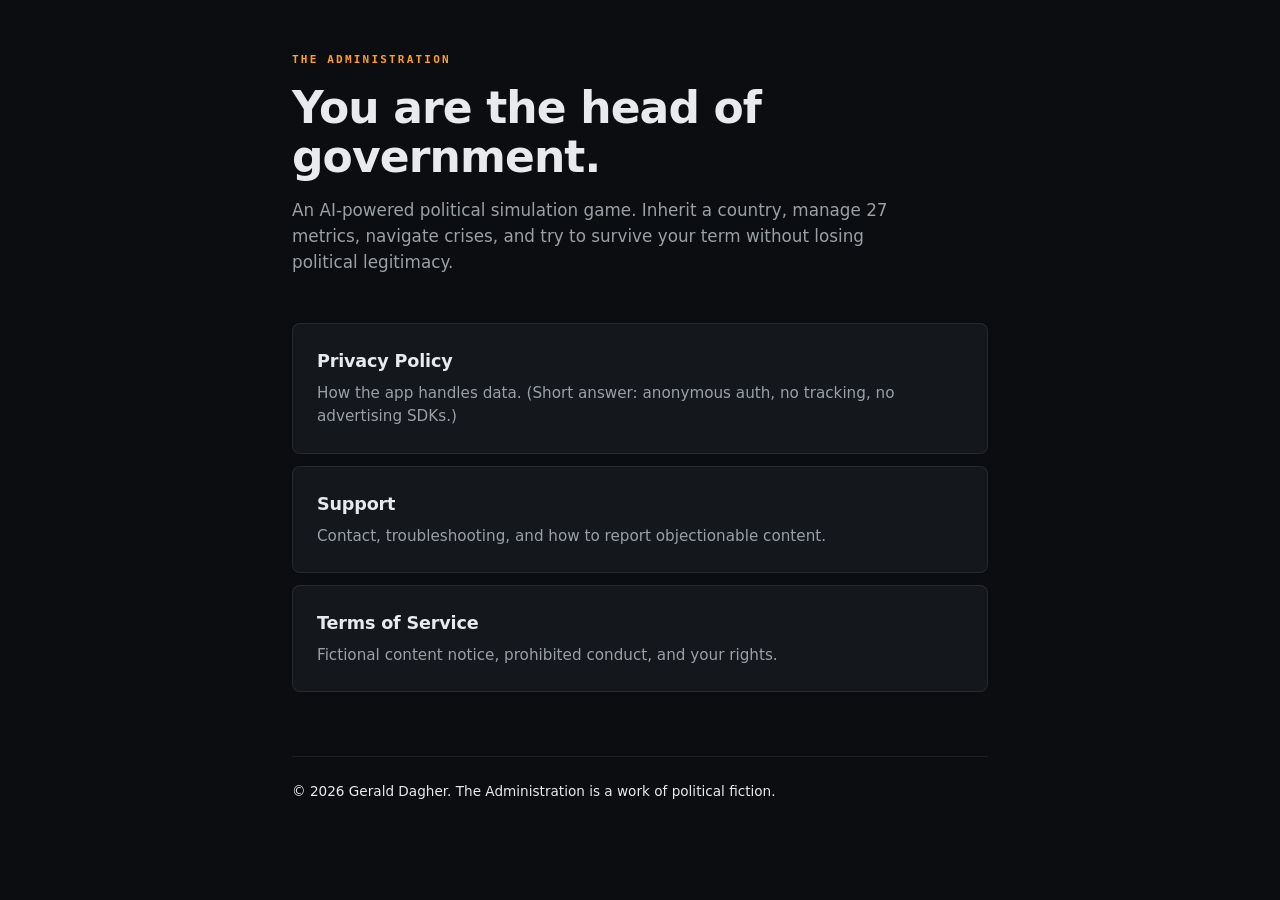
<file: index.html>
<!DOCTYPE html>
<html lang="en">
<head>
<meta charset="utf-8">
<meta name="viewport" content="width=device-width,initial-scale=1">
<title>The Administration</title>
<meta name="description" content="The Administration — an AI-powered political simulation game for iOS.">
<link rel="stylesheet" href="style.css">
</head>
<body>
<main class="container">
  <header class="hero">
    <p class="eyebrow">THE ADMINISTRATION</p>
    <h1>You are the head of government.</h1>
    <p class="lede">An AI-powered political simulation game. Inherit a country, manage 27 metrics, navigate crises, and try to survive your term without losing political legitimacy.</p>
  </header>

  <section class="cards">
    <a class="card" href="privacy.html">
      <h2>Privacy Policy</h2>
      <p>How the app handles data. (Short answer: anonymous auth, no tracking, no advertising SDKs.)</p>
    </a>
    <a class="card" href="support.html">
      <h2>Support</h2>
      <p>Contact, troubleshooting, and how to report objectionable content.</p>
    </a>
    <a class="card" href="terms.html">
      <h2>Terms of Service</h2>
      <p>Fictional content notice, prohibited conduct, and your rights.</p>
    </a>
  </section>

  <footer class="footer">
    <p>© 2026 Gerald Dagher. The Administration is a work of political fiction.</p>
  </footer>
</main>
</body>
</html>
</file>
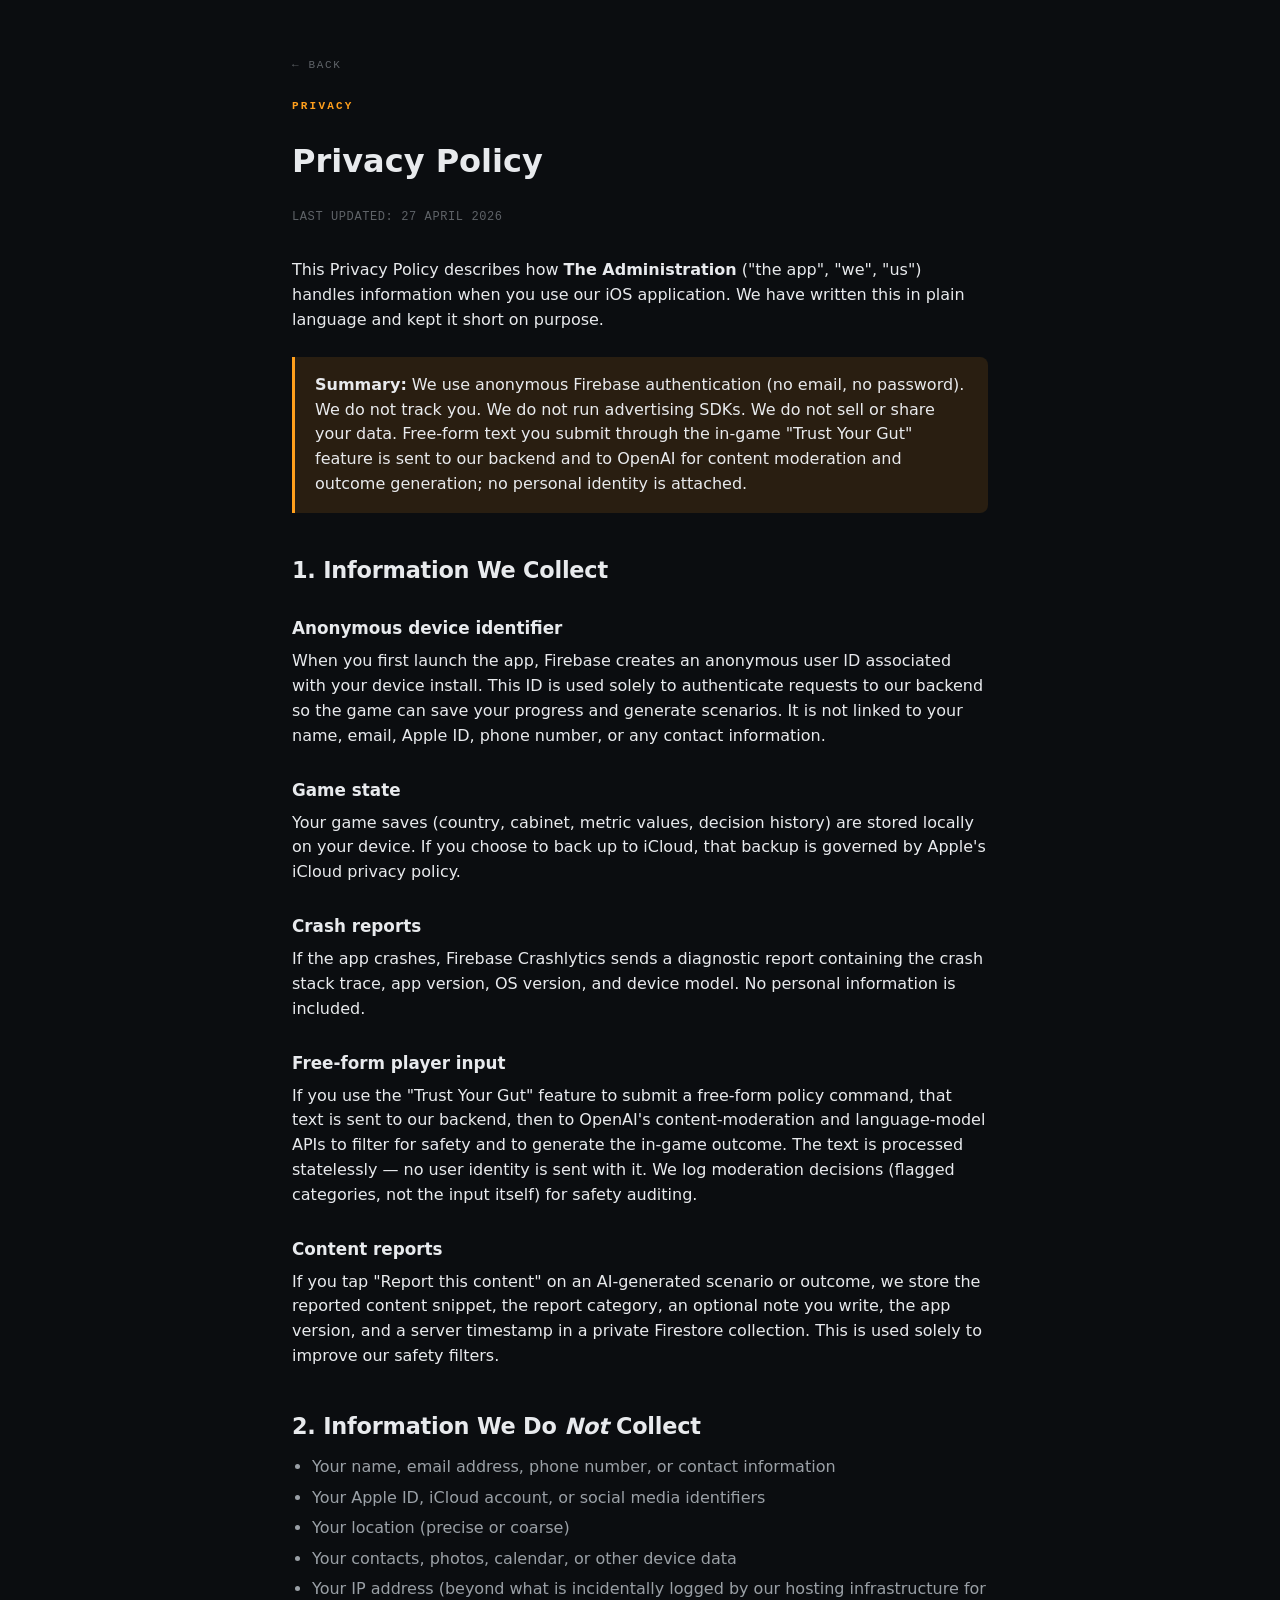
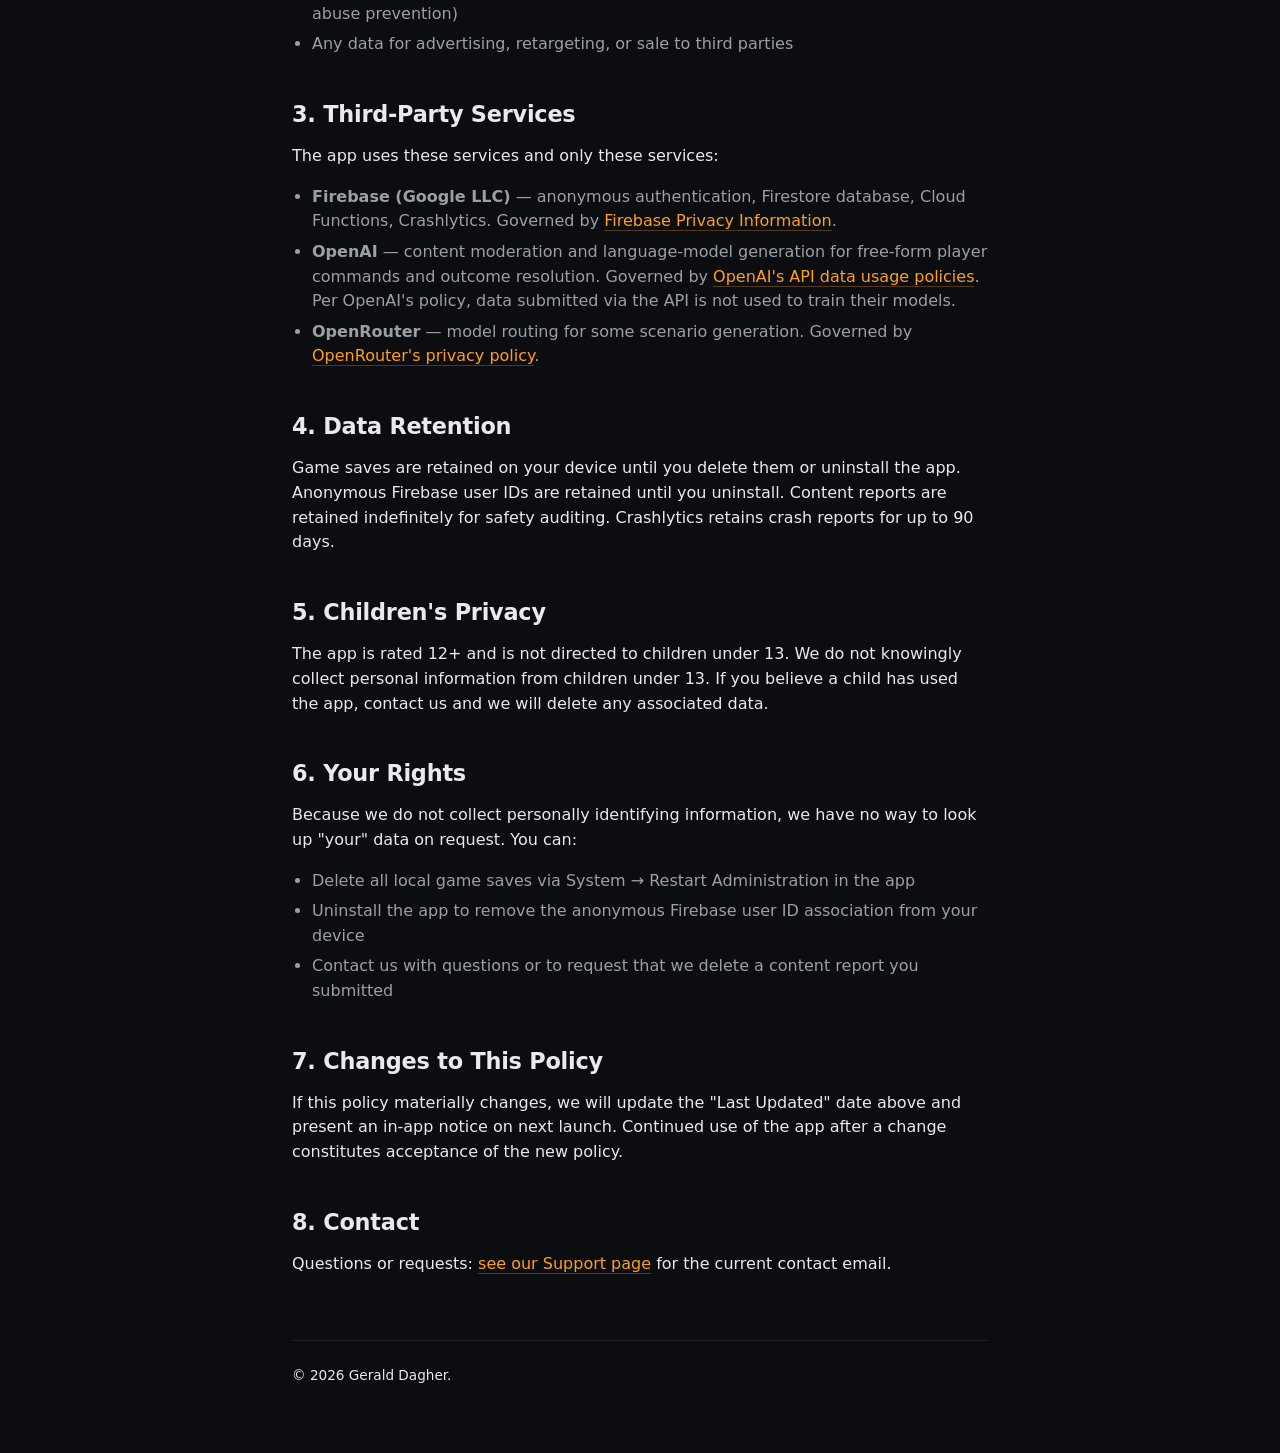
<file: privacy.html>
<!DOCTYPE html>
<html lang="en">
<head>
<meta charset="utf-8">
<meta name="viewport" content="width=device-width,initial-scale=1">
<title>Privacy Policy — The Administration</title>
<link rel="stylesheet" href="style.css">
</head>
<body>
<main class="container">
  <a class="back" href="index.html">← BACK</a>
  <p class="eyebrow">PRIVACY</p>
  <h1>Privacy Policy</h1>
  <p class="legal-meta">LAST UPDATED: 27 APRIL 2026</p>

  <p>This Privacy Policy describes how <strong>The Administration</strong> ("the app", "we", "us") handles information when you use our iOS application. We have written this in plain language and kept it short on purpose.</p>

  <div class="callout">
    <p><strong>Summary:</strong> We use anonymous Firebase authentication (no email, no password). We do not track you. We do not run advertising SDKs. We do not sell or share your data. Free-form text you submit through the in-game "Trust Your Gut" feature is sent to our backend and to OpenAI for content moderation and outcome generation; no personal identity is attached.</p>
  </div>

  <h2>1. Information We Collect</h2>

  <h3>Anonymous device identifier</h3>
  <p>When you first launch the app, Firebase creates an anonymous user ID associated with your device install. This ID is used solely to authenticate requests to our backend so the game can save your progress and generate scenarios. It is not linked to your name, email, Apple ID, phone number, or any contact information.</p>

  <h3>Game state</h3>
  <p>Your game saves (country, cabinet, metric values, decision history) are stored locally on your device. If you choose to back up to iCloud, that backup is governed by Apple's iCloud privacy policy.</p>

  <h3>Crash reports</h3>
  <p>If the app crashes, Firebase Crashlytics sends a diagnostic report containing the crash stack trace, app version, OS version, and device model. No personal information is included.</p>

  <h3>Free-form player input</h3>
  <p>If you use the "Trust Your Gut" feature to submit a free-form policy command, that text is sent to our backend, then to OpenAI's content-moderation and language-model APIs to filter for safety and to generate the in-game outcome. The text is processed statelessly — no user identity is sent with it. We log moderation decisions (flagged categories, not the input itself) for safety auditing.</p>

  <h3>Content reports</h3>
  <p>If you tap "Report this content" on an AI-generated scenario or outcome, we store the reported content snippet, the report category, an optional note you write, the app version, and a server timestamp in a private Firestore collection. This is used solely to improve our safety filters.</p>

  <h2>2. Information We Do <em>Not</em> Collect</h2>
  <ul>
    <li>Your name, email address, phone number, or contact information</li>
    <li>Your Apple ID, iCloud account, or social media identifiers</li>
    <li>Your location (precise or coarse)</li>
    <li>Your contacts, photos, calendar, or other device data</li>
    <li>Your IP address (beyond what is incidentally logged by our hosting infrastructure for abuse prevention)</li>
    <li>Any data for advertising, retargeting, or sale to third parties</li>
  </ul>

  <h2>3. Third-Party Services</h2>
  <p>The app uses these services and only these services:</p>
  <ul>
    <li><strong>Firebase (Google LLC)</strong> — anonymous authentication, Firestore database, Cloud Functions, Crashlytics. Governed by <a href="https://firebase.google.com/support/privacy" target="_blank" rel="noopener">Firebase Privacy Information</a>.</li>
    <li><strong>OpenAI</strong> — content moderation and language-model generation for free-form player commands and outcome resolution. Governed by <a href="https://openai.com/policies/api-data-usage-policies" target="_blank" rel="noopener">OpenAI's API data usage policies</a>. Per OpenAI's policy, data submitted via the API is not used to train their models.</li>
    <li><strong>OpenRouter</strong> — model routing for some scenario generation. Governed by <a href="https://openrouter.ai/privacy" target="_blank" rel="noopener">OpenRouter's privacy policy</a>.</li>
  </ul>

  <h2>4. Data Retention</h2>
  <p>Game saves are retained on your device until you delete them or uninstall the app. Anonymous Firebase user IDs are retained until you uninstall. Content reports are retained indefinitely for safety auditing. Crashlytics retains crash reports for up to 90 days.</p>

  <h2>5. Children's Privacy</h2>
  <p>The app is rated 12+ and is not directed to children under 13. We do not knowingly collect personal information from children under 13. If you believe a child has used the app, contact us and we will delete any associated data.</p>

  <h2>6. Your Rights</h2>
  <p>Because we do not collect personally identifying information, we have no way to look up "your" data on request. You can:</p>
  <ul>
    <li>Delete all local game saves via System → Restart Administration in the app</li>
    <li>Uninstall the app to remove the anonymous Firebase user ID association from your device</li>
    <li>Contact us with questions or to request that we delete a content report you submitted</li>
  </ul>

  <h2>7. Changes to This Policy</h2>
  <p>If this policy materially changes, we will update the "Last Updated" date above and present an in-app notice on next launch. Continued use of the app after a change constitutes acceptance of the new policy.</p>

  <h2>8. Contact</h2>
  <p>Questions or requests: <a href="support.html">see our Support page</a> for the current contact email.</p>

  <footer class="footer">
    <p>© 2026 Gerald Dagher.</p>
  </footer>
</main>
</body>
</html>
</file>
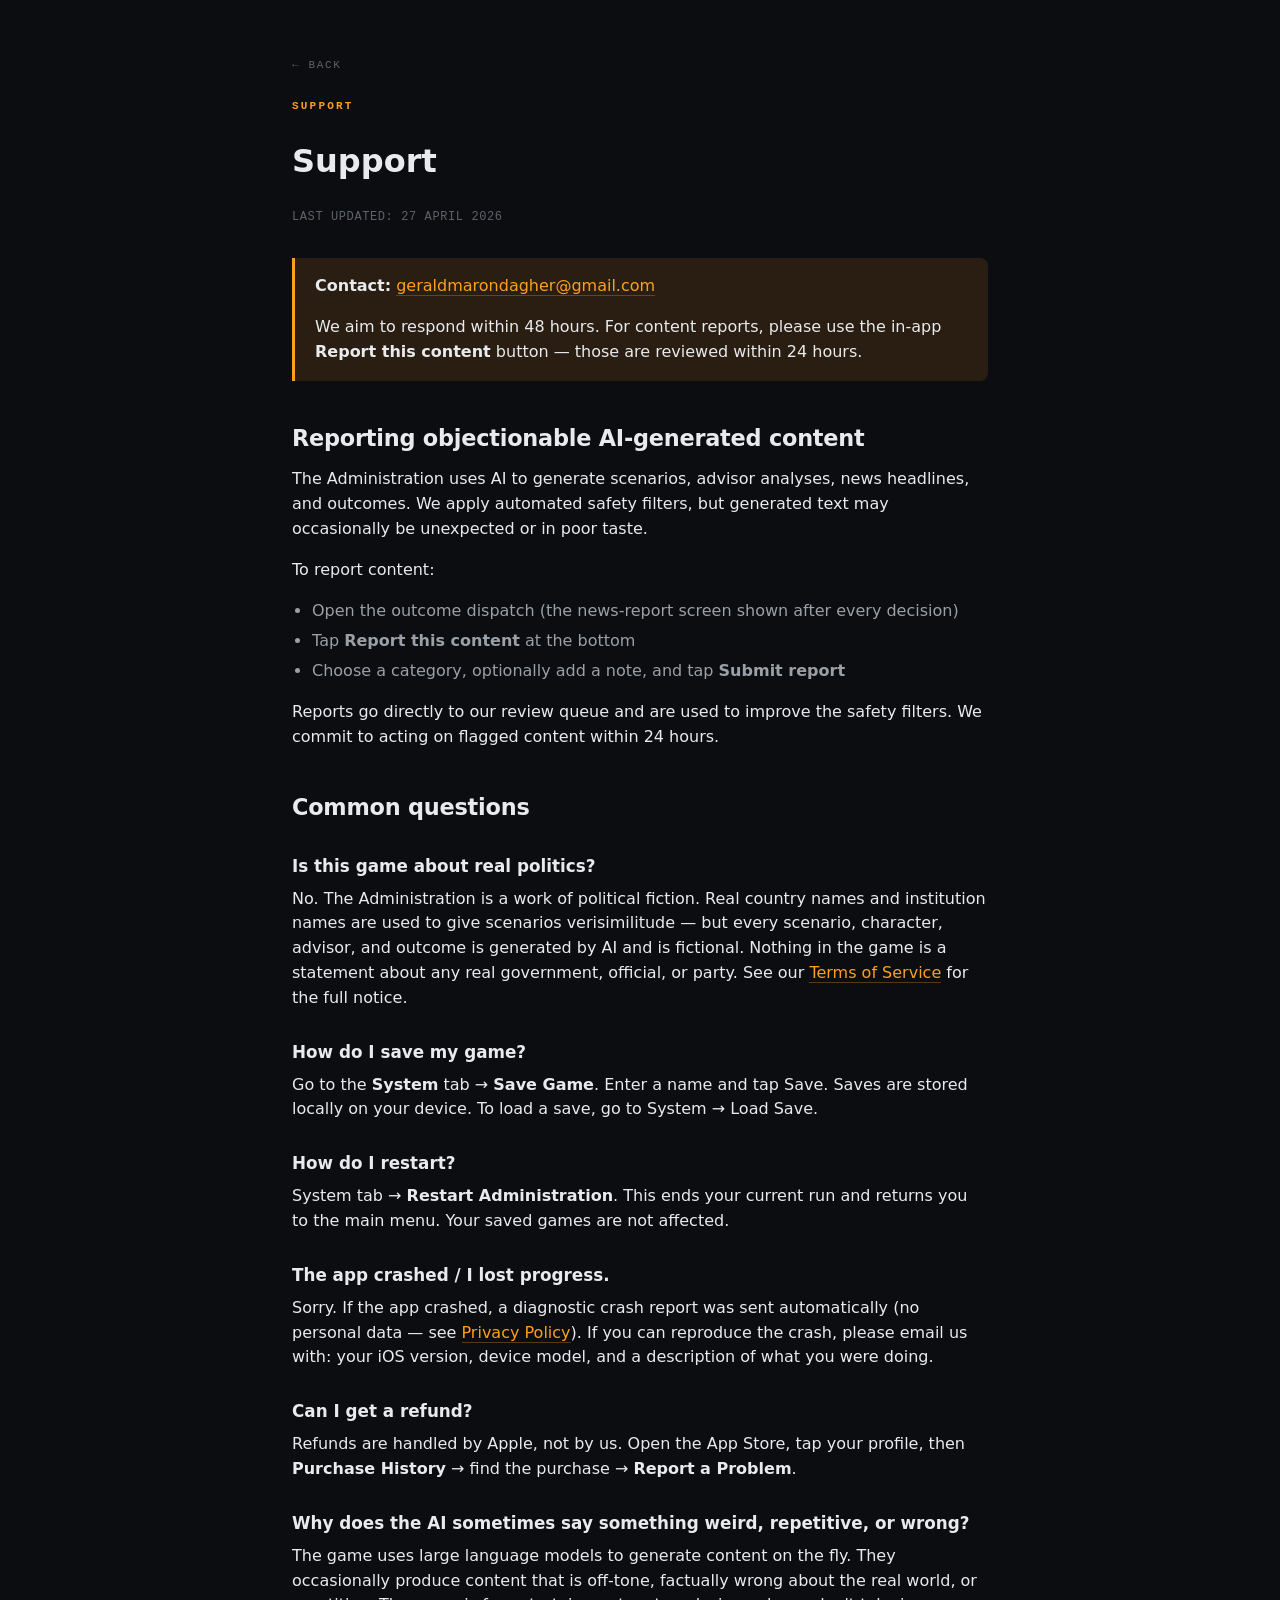
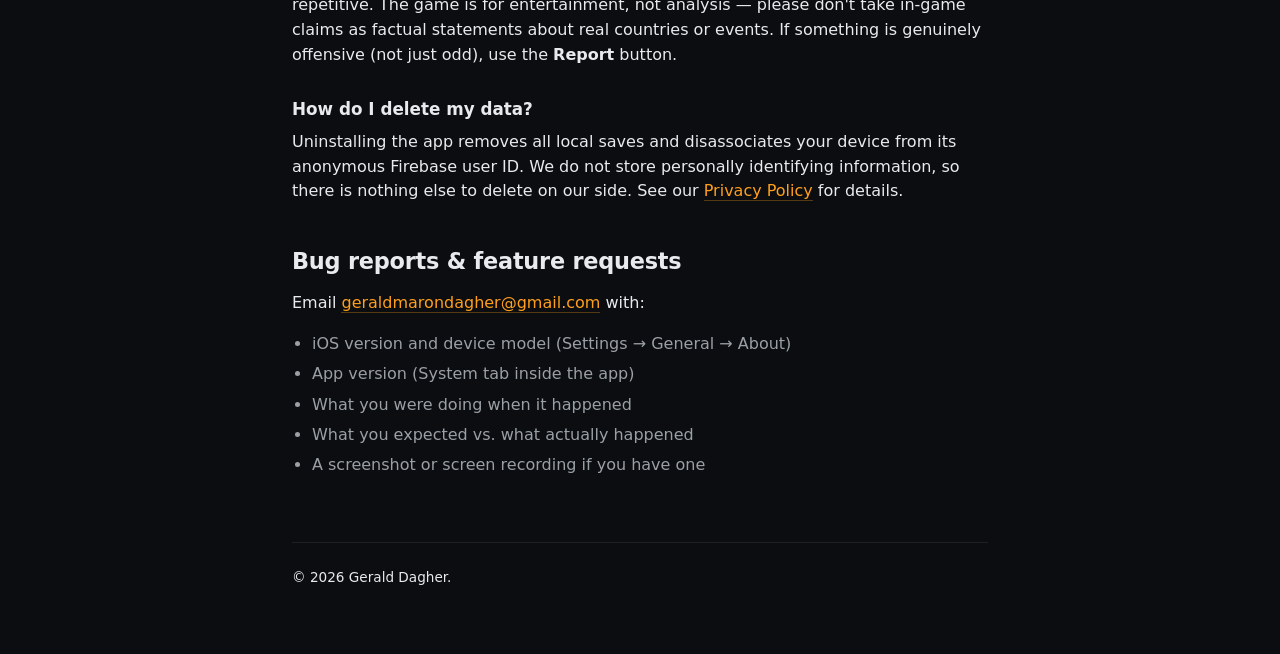
<file: support.html>
<!DOCTYPE html>
<html lang="en">
<head>
<meta charset="utf-8">
<meta name="viewport" content="width=device-width,initial-scale=1">
<title>Support — The Administration</title>
<link rel="stylesheet" href="style.css">
</head>
<body>
<main class="container">
  <a class="back" href="index.html">← BACK</a>
  <p class="eyebrow">SUPPORT</p>
  <h1>Support</h1>
  <p class="legal-meta">LAST UPDATED: 27 APRIL 2026</p>

  <div class="callout">
    <p><strong>Contact:</strong> <a href="mailto:geraldmarondagher@gmail.com?subject=The%20Administration%20%E2%80%94%20Support">geraldmarondagher@gmail.com</a></p>
    <p>We aim to respond within 48 hours. For content reports, please use the in-app <strong>Report this content</strong> button — those are reviewed within 24 hours.</p>
  </div>

  <h2>Reporting objectionable AI-generated content</h2>
  <p>The Administration uses AI to generate scenarios, advisor analyses, news headlines, and outcomes. We apply automated safety filters, but generated text may occasionally be unexpected or in poor taste.</p>
  <p>To report content:</p>
  <ul>
    <li>Open the outcome dispatch (the news-report screen shown after every decision)</li>
    <li>Tap <strong>Report this content</strong> at the bottom</li>
    <li>Choose a category, optionally add a note, and tap <strong>Submit report</strong></li>
  </ul>
  <p>Reports go directly to our review queue and are used to improve the safety filters. We commit to acting on flagged content within 24 hours.</p>

  <h2>Common questions</h2>

  <h3>Is this game about real politics?</h3>
  <p>No. The Administration is a work of political fiction. Real country names and institution names are used to give scenarios verisimilitude — but every scenario, character, advisor, and outcome is generated by AI and is fictional. Nothing in the game is a statement about any real government, official, or party. See our <a href="terms.html">Terms of Service</a> for the full notice.</p>

  <h3>How do I save my game?</h3>
  <p>Go to the <strong>System</strong> tab → <strong>Save Game</strong>. Enter a name and tap Save. Saves are stored locally on your device. To load a save, go to System → Load Save.</p>

  <h3>How do I restart?</h3>
  <p>System tab → <strong>Restart Administration</strong>. This ends your current run and returns you to the main menu. Your saved games are not affected.</p>

  <h3>The app crashed / I lost progress.</h3>
  <p>Sorry. If the app crashed, a diagnostic crash report was sent automatically (no personal data — see <a href="privacy.html">Privacy Policy</a>). If you can reproduce the crash, please email us with: your iOS version, device model, and a description of what you were doing.</p>

  <h3>Can I get a refund?</h3>
  <p>Refunds are handled by Apple, not by us. Open the App Store, tap your profile, then <strong>Purchase History</strong> → find the purchase → <strong>Report a Problem</strong>.</p>

  <h3>Why does the AI sometimes say something weird, repetitive, or wrong?</h3>
  <p>The game uses large language models to generate content on the fly. They occasionally produce content that is off-tone, factually wrong about the real world, or repetitive. The game is for entertainment, not analysis — please don't take in-game claims as factual statements about real countries or events. If something is genuinely offensive (not just odd), use the <strong>Report</strong> button.</p>

  <h3>How do I delete my data?</h3>
  <p>Uninstalling the app removes all local saves and disassociates your device from its anonymous Firebase user ID. We do not store personally identifying information, so there is nothing else to delete on our side. See our <a href="privacy.html">Privacy Policy</a> for details.</p>

  <h2>Bug reports & feature requests</h2>
  <p>Email <a href="mailto:geraldmarondagher@gmail.com?subject=The%20Administration%20%E2%80%94%20Bug%20Report">geraldmarondagher@gmail.com</a> with:</p>
  <ul>
    <li>iOS version and device model (Settings → General → About)</li>
    <li>App version (System tab inside the app)</li>
    <li>What you were doing when it happened</li>
    <li>What you expected vs. what actually happened</li>
    <li>A screenshot or screen recording if you have one</li>
  </ul>

  <footer class="footer">
    <p>© 2026 Gerald Dagher.</p>
  </footer>
</main>
</body>
</html>
</file>
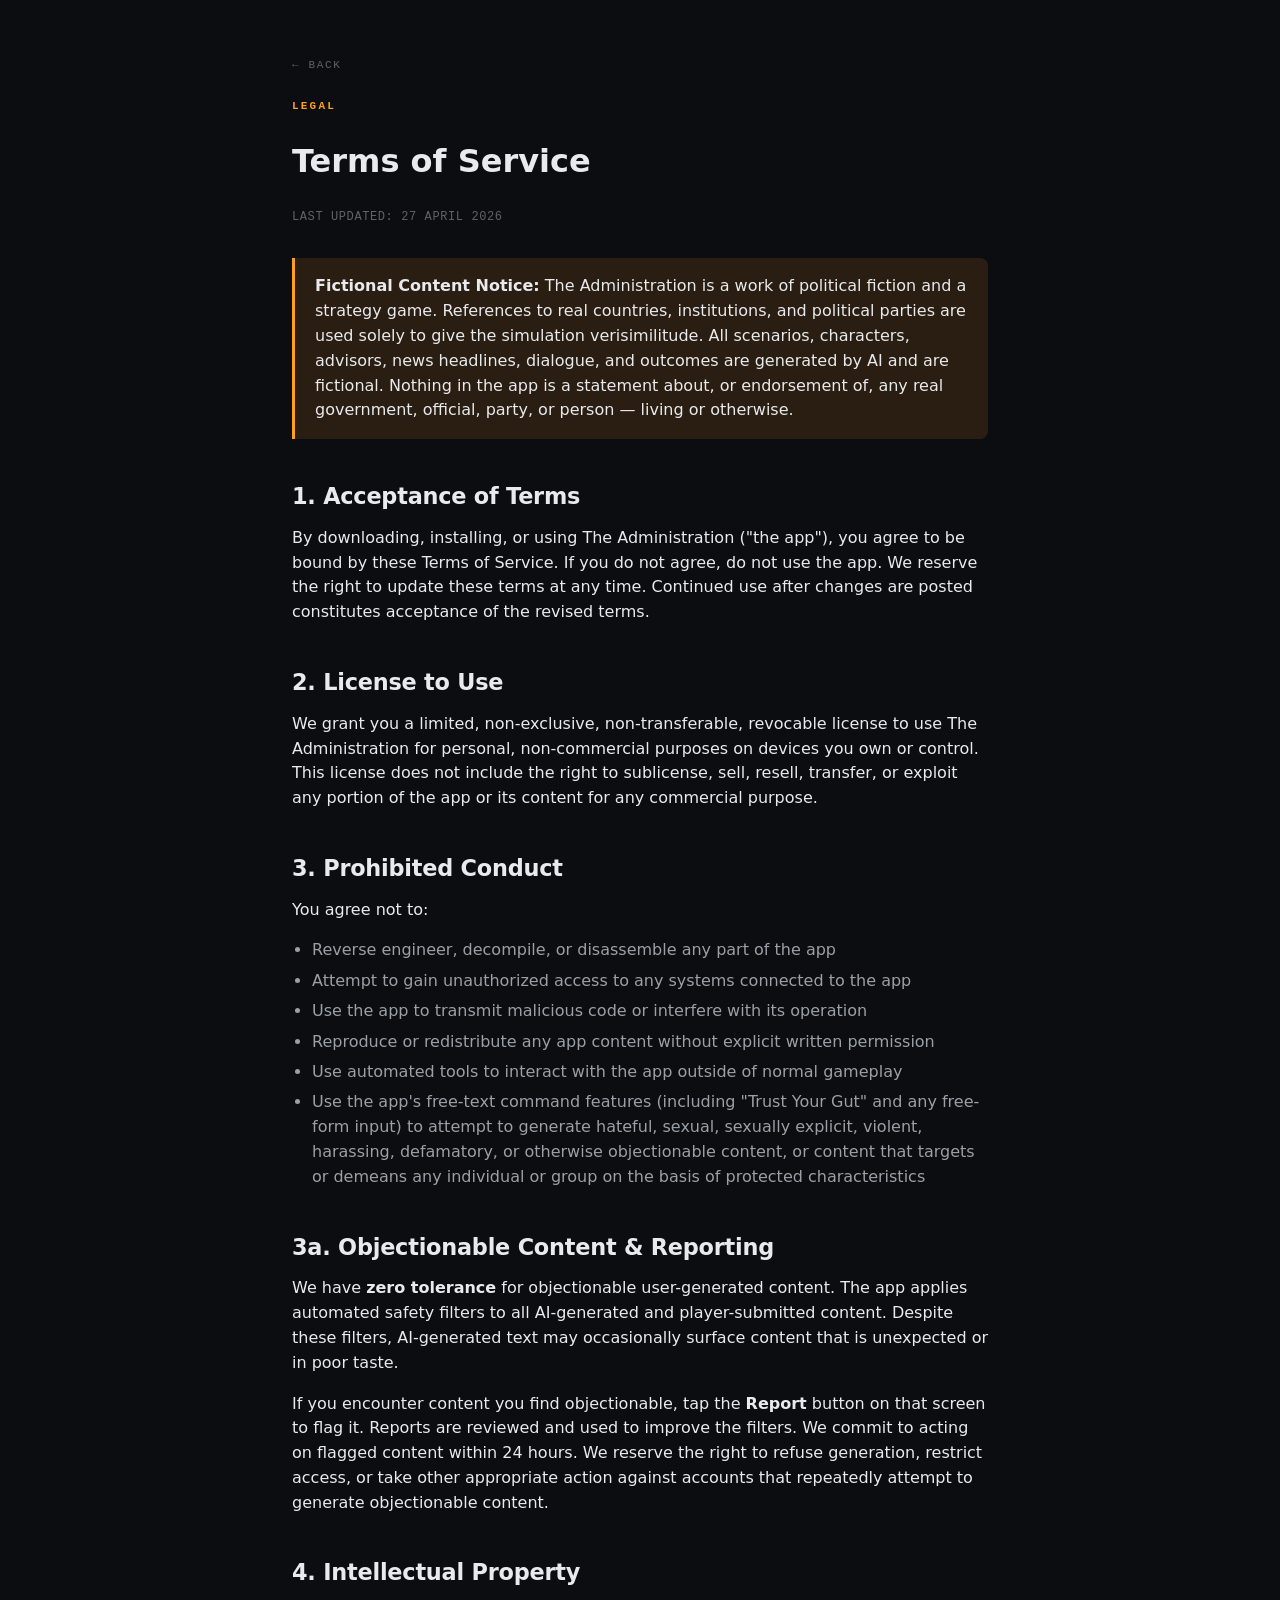
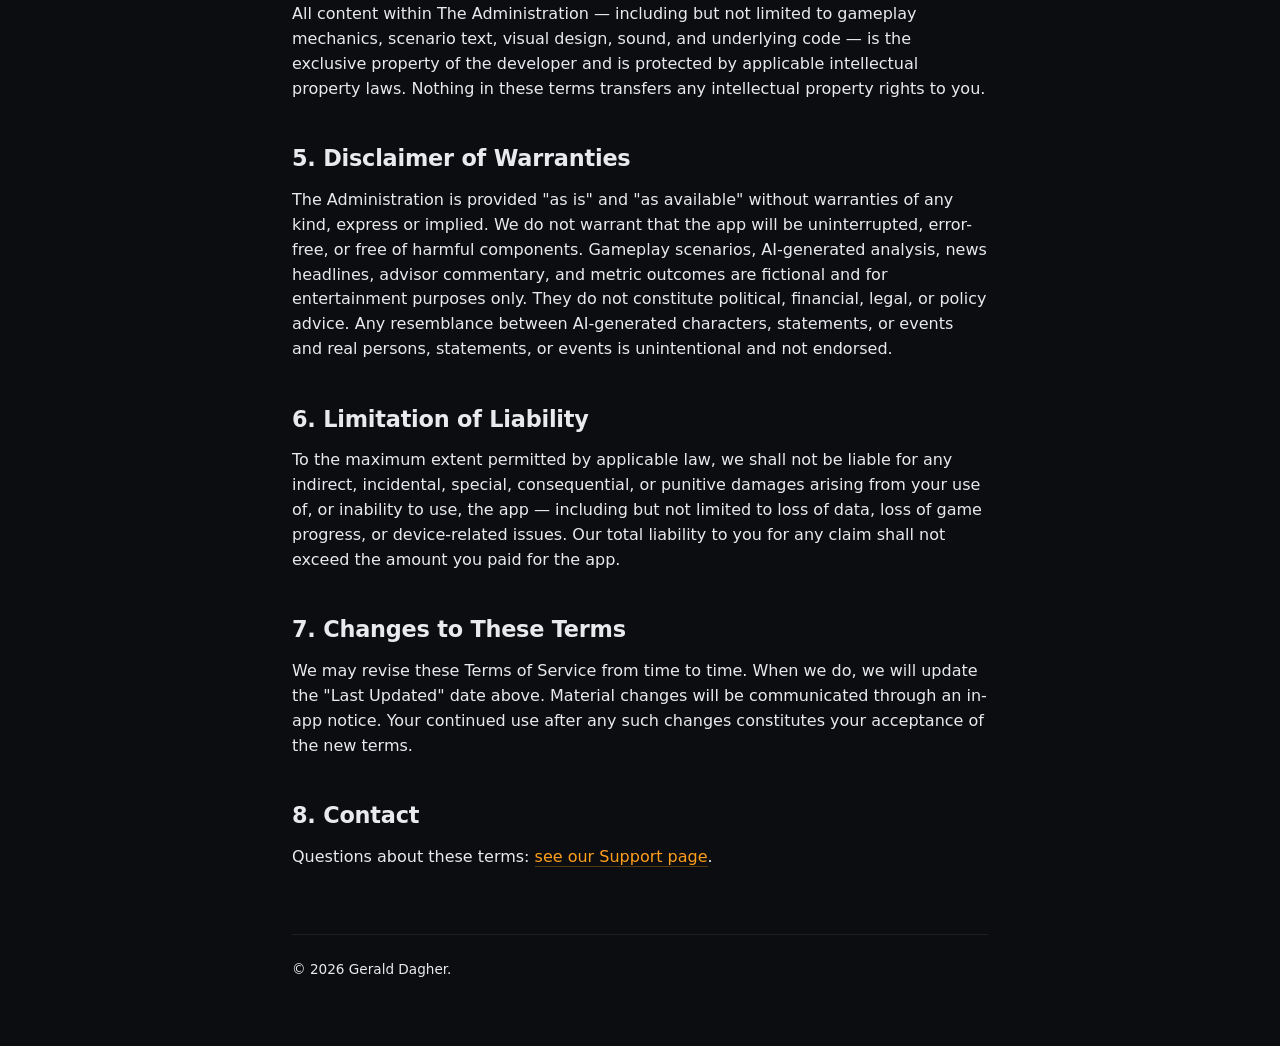
<file: terms.html>
<!DOCTYPE html>
<html lang="en">
<head>
<meta charset="utf-8">
<meta name="viewport" content="width=device-width,initial-scale=1">
<title>Terms of Service — The Administration</title>
<link rel="stylesheet" href="style.css">
</head>
<body>
<main class="container">
  <a class="back" href="index.html">← BACK</a>
  <p class="eyebrow">LEGAL</p>
  <h1>Terms of Service</h1>
  <p class="legal-meta">LAST UPDATED: 27 APRIL 2026</p>

  <div class="callout">
    <p><strong>Fictional Content Notice:</strong> The Administration is a work of political fiction and a strategy game. References to real countries, institutions, and political parties are used solely to give the simulation verisimilitude. All scenarios, characters, advisors, news headlines, dialogue, and outcomes are generated by AI and are fictional. Nothing in the app is a statement about, or endorsement of, any real government, official, party, or person — living or otherwise.</p>
  </div>

  <h2>1. Acceptance of Terms</h2>
  <p>By downloading, installing, or using The Administration ("the app"), you agree to be bound by these Terms of Service. If you do not agree, do not use the app. We reserve the right to update these terms at any time. Continued use after changes are posted constitutes acceptance of the revised terms.</p>

  <h2>2. License to Use</h2>
  <p>We grant you a limited, non-exclusive, non-transferable, revocable license to use The Administration for personal, non-commercial purposes on devices you own or control. This license does not include the right to sublicense, sell, resell, transfer, or exploit any portion of the app or its content for any commercial purpose.</p>

  <h2>3. Prohibited Conduct</h2>
  <p>You agree not to:</p>
  <ul>
    <li>Reverse engineer, decompile, or disassemble any part of the app</li>
    <li>Attempt to gain unauthorized access to any systems connected to the app</li>
    <li>Use the app to transmit malicious code or interfere with its operation</li>
    <li>Reproduce or redistribute any app content without explicit written permission</li>
    <li>Use automated tools to interact with the app outside of normal gameplay</li>
    <li>Use the app's free-text command features (including "Trust Your Gut" and any free-form input) to attempt to generate hateful, sexual, sexually explicit, violent, harassing, defamatory, or otherwise objectionable content, or content that targets or demeans any individual or group on the basis of protected characteristics</li>
  </ul>

  <h2>3a. Objectionable Content & Reporting</h2>
  <p>We have <strong>zero tolerance</strong> for objectionable user-generated content. The app applies automated safety filters to all AI-generated and player-submitted content. Despite these filters, AI-generated text may occasionally surface content that is unexpected or in poor taste.</p>
  <p>If you encounter content you find objectionable, tap the <strong>Report</strong> button on that screen to flag it. Reports are reviewed and used to improve the filters. We commit to acting on flagged content within 24 hours. We reserve the right to refuse generation, restrict access, or take other appropriate action against accounts that repeatedly attempt to generate objectionable content.</p>

  <h2>4. Intellectual Property</h2>
  <p>All content within The Administration — including but not limited to gameplay mechanics, scenario text, visual design, sound, and underlying code — is the exclusive property of the developer and is protected by applicable intellectual property laws. Nothing in these terms transfers any intellectual property rights to you.</p>

  <h2>5. Disclaimer of Warranties</h2>
  <p>The Administration is provided "as is" and "as available" without warranties of any kind, express or implied. We do not warrant that the app will be uninterrupted, error-free, or free of harmful components. Gameplay scenarios, AI-generated analysis, news headlines, advisor commentary, and metric outcomes are fictional and for entertainment purposes only. They do not constitute political, financial, legal, or policy advice. Any resemblance between AI-generated characters, statements, or events and real persons, statements, or events is unintentional and not endorsed.</p>

  <h2>6. Limitation of Liability</h2>
  <p>To the maximum extent permitted by applicable law, we shall not be liable for any indirect, incidental, special, consequential, or punitive damages arising from your use of, or inability to use, the app — including but not limited to loss of data, loss of game progress, or device-related issues. Our total liability to you for any claim shall not exceed the amount you paid for the app.</p>

  <h2>7. Changes to These Terms</h2>
  <p>We may revise these Terms of Service from time to time. When we do, we will update the "Last Updated" date above. Material changes will be communicated through an in-app notice. Your continued use after any such changes constitutes your acceptance of the new terms.</p>

  <h2>8. Contact</h2>
  <p>Questions about these terms: <a href="support.html">see our Support page</a>.</p>

  <footer class="footer">
    <p>© 2026 Gerald Dagher.</p>
  </footer>
</main>
</body>
</html>
</file>
<file: style.css>
:root {
  --bg: #0b0d10;
  --bg-elev: #14171c;
  --fg: #e8eaed;
  --fg-muted: #9aa0a6;
  --fg-subtle: #5f6368;
  --accent: #ff9f1c;
  --accent-soft: rgba(255, 159, 28, 0.12);
  --border: rgba(255, 255, 255, 0.08);
  --radius: 8px;
}

* { box-sizing: border-box; }

html, body {
  margin: 0;
  padding: 0;
  background: var(--bg);
  color: var(--fg);
  font-family: -apple-system, BlinkMacSystemFont, "Segoe UI", "Inter", system-ui, sans-serif;
  font-size: 16px;
  line-height: 1.55;
  -webkit-font-smoothing: antialiased;
}

.container {
  max-width: 760px;
  margin: 0 auto;
  padding: clamp(2rem, 4vw, 4rem) clamp(1.25rem, 4vw, 2rem);
}

.eyebrow {
  font-family: ui-monospace, "SF Mono", Menlo, monospace;
  font-size: 11px;
  letter-spacing: 0.2em;
  font-weight: 800;
  color: var(--accent);
  margin: 0 0 1rem;
}

.hero h1 {
  font-size: clamp(1.85rem, 4vw, 2.75rem);
  line-height: 1.1;
  font-weight: 800;
  margin: 0 0 1rem;
  letter-spacing: -0.02em;
}

.hero .lede {
  font-size: 1.05rem;
  color: var(--fg-muted);
  margin: 0 0 3rem;
  max-width: 60ch;
}

h2 {
  font-size: 1.4rem;
  font-weight: 700;
  margin: 2.5rem 0 0.75rem;
  letter-spacing: -0.01em;
}

h3 {
  font-size: 1.05rem;
  font-weight: 700;
  margin: 1.75rem 0 0.5rem;
  color: var(--fg);
}

p, li {
  color: var(--fg);
}

p {
  margin: 0 0 1rem;
}

ul {
  padding-left: 1.25rem;
  margin: 0 0 1rem;
}

li {
  margin: 0.35rem 0;
  color: var(--fg-muted);
}

a {
  color: var(--accent);
  text-decoration: none;
  border-bottom: 1px solid rgba(255, 159, 28, 0.3);
}

a:hover {
  border-bottom-color: var(--accent);
}

.cards {
  display: grid;
  gap: 0.75rem;
  margin-bottom: 3rem;
}

.card {
  display: block;
  padding: 1.5rem;
  background: var(--bg-elev);
  border: 1px solid var(--border);
  border-radius: var(--radius);
  border-bottom: 1px solid var(--border);
  transition: border-color 120ms ease, transform 120ms ease;
}

.card:hover {
  border-color: var(--accent);
  transform: translateY(-1px);
}

.card h2 {
  margin: 0 0 0.4rem;
  font-size: 1.1rem;
  color: var(--fg);
}

.card p {
  margin: 0;
  color: var(--fg-muted);
  font-size: 0.95rem;
}

.legal {
  border-top: 1px solid var(--border);
  margin-top: 2rem;
  padding-top: 2rem;
}

.legal-meta {
  font-family: ui-monospace, "SF Mono", Menlo, monospace;
  font-size: 12px;
  color: var(--fg-subtle);
  letter-spacing: 0.05em;
  margin-bottom: 2rem;
}

.callout {
  background: var(--accent-soft);
  border-left: 3px solid var(--accent);
  padding: 1rem 1.25rem;
  margin: 1.5rem 0;
  border-radius: 0 var(--radius) var(--radius) 0;
}

.callout p:last-child { margin-bottom: 0; }

.footer {
  border-top: 1px solid var(--border);
  margin-top: 4rem;
  padding-top: 1.5rem;
  font-size: 0.85rem;
  color: var(--fg-subtle);
}

.back {
  display: inline-block;
  font-family: ui-monospace, "SF Mono", Menlo, monospace;
  font-size: 11px;
  letter-spacing: 0.15em;
  color: var(--fg-subtle);
  border-bottom: none;
  margin-bottom: 1.5rem;
}

.back:hover { color: var(--accent); }

code {
  font-family: ui-monospace, "SF Mono", Menlo, monospace;
  font-size: 0.9em;
  background: var(--bg-elev);
  padding: 0.1em 0.35em;
  border-radius: 3px;
}
</file>
